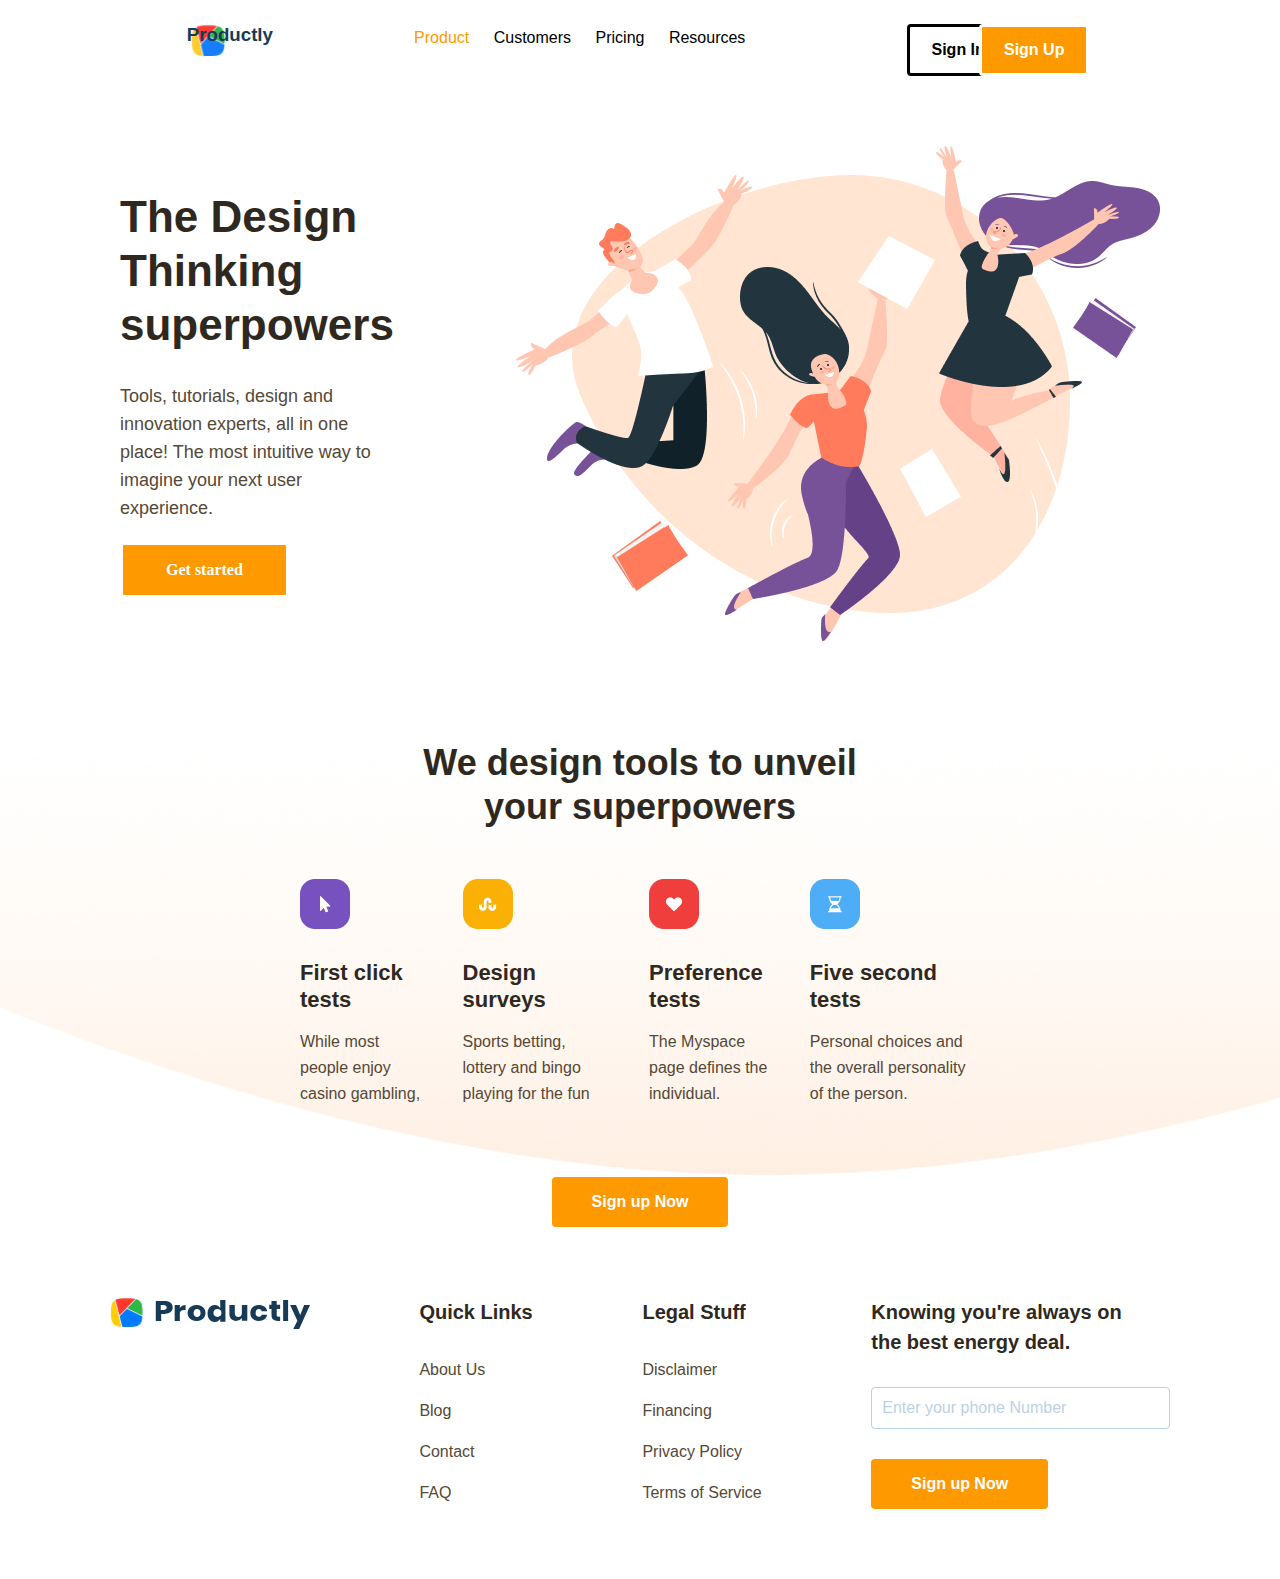
<file: index.html>
<!DOCTYPE html>
<html lang="en">

<head>
    <meta charset="UTF-8">
    <meta http-equiv="X-UA-Compatible" content="IE=edge">
    <meta name="viewport" content="width=device-width, initial-scale=1.0">
    <title>Document</title>
    <link rel="stylesheet" href="./css/styles.css">
</head>

<body>

    <div class="wrapper">
        <header class="header">
            <div class="header__container">
                <img class="header__img" src="./img/Bitmap.png" alt="icon">
                <h3 class="header__title">Productly</h3>
                <ul>
                    <li class="list">Product</li>
                    <li class="list">Customers</li>
                    <li class="list">Pricing</li>
                    <li class="list">Resources</li>
                </ul>
                <button class="header__button1">Sign In</button>
                <button class="header__button2">Sign Up</button>
            </div>
        </header>

        <section class="section1">
            <div class="section1__container">
                <div class="flex__box">
                    <h1 class="section1__title">The Design Thinking <br> superpowers</h1>
                    <p class="section1__text">Tools, tutorials, design and innovation experts, all in one <br> place!
                        The most intuitive way to imagine your next user <br> experience.</p>
                    <button class="section1__button">Get started</button>
                </div>
                <div class="section1__img-box">
                    <img class="section1__img" src="./img/Image.png" alt="People">
                </div>
            </div>
        </section>

        <section class="section2">
            <div class="section2__container">
                <h2 class="section2__title">We design tools to unveil <br> your superpowers</h2>
                <div class="section2__flexbox">
                    <div class="section2__flexbox-card">
                        <img class="card__icon" src="./img/icon.png" alt="icon">
                        <h4 class="card__title">First click tests</h4>
                        <p class="card__text">While most people enjoy casino gambling,</p>
                    </div>
                    <div class="section2__flexbox-card">
                        <img class="card__icon" src="./img/icon (1).png" alt="icon">
                        <h4 class="card__title">Design surveys</h4>
                        <p class="card__text">Sports betting, lottery and bingo playing for the fun</p>
                    </div>
                    <div class="section2__flexbox-card">
                        <img class="card__icon" src="./img/icon (2).png" alt="icon">
                        <h4 class="card__title">Preference tests</h4>
                        <p class="card__text">The Myspace page defines the individual.</p>
                    </div>
                    <div class="section2__flexbox-card">
                        <img class="card__icon" src="./img/icon (3).png" alt="icon">
                        <h4 class="card__title">Five second tests</h4>
                        <p class="card__text">Personal choices and the overall personality of the person.</p>
                    </div>
                </div>
                <button class="section2__button">Sign up Now</button>
            </div>
        </section>

        <footer class="footer">
            <div class="footer__container">
                <div class="footer__flexbox">
                    <div class="footer__flexbox-card">
                        <img class="card__logo" src="./img/Logo.svg" alt="logo">
                    </div>
                    <div class="footer__flexbox-card">
                        <h4 class="footer__card-title">Quick Links</h4>
                        <ul>
                            <li class="footer__list">About Us</li>
                            <li class="footer__list">Blog</li>
                            <li class="footer__list">Contact</li>
                            <li class="footer__list">FAQ</li>
                        </ul>
                    </div>
                    <div class="footer__flexbox-card">
                        <h4 class="footer__card-title">Legal Stuff</h4>
                        <ul>
                            <li class="footer__list">Disclaimer</li>
                            <li class="footer__list">Financing</li>
                            <li class="footer__list">Privacy Policy</li>
                            <li class="footer__list">Terms of Service</li>
                        </ul>
                    </div>
                    <div class="footer__flexbox-card">
                        <h4 class="footer__card-title">Knowing you're always on <br> the best energy deal.</h4>
                        <input class="footer__input" type="number" placeholder="Enter your phone Number">
                        <button class="footer__button">Sign up Now</button>
                    </div>
                </div>
            </div>
        </footer>
    </div>

</body>

</html>
</file>
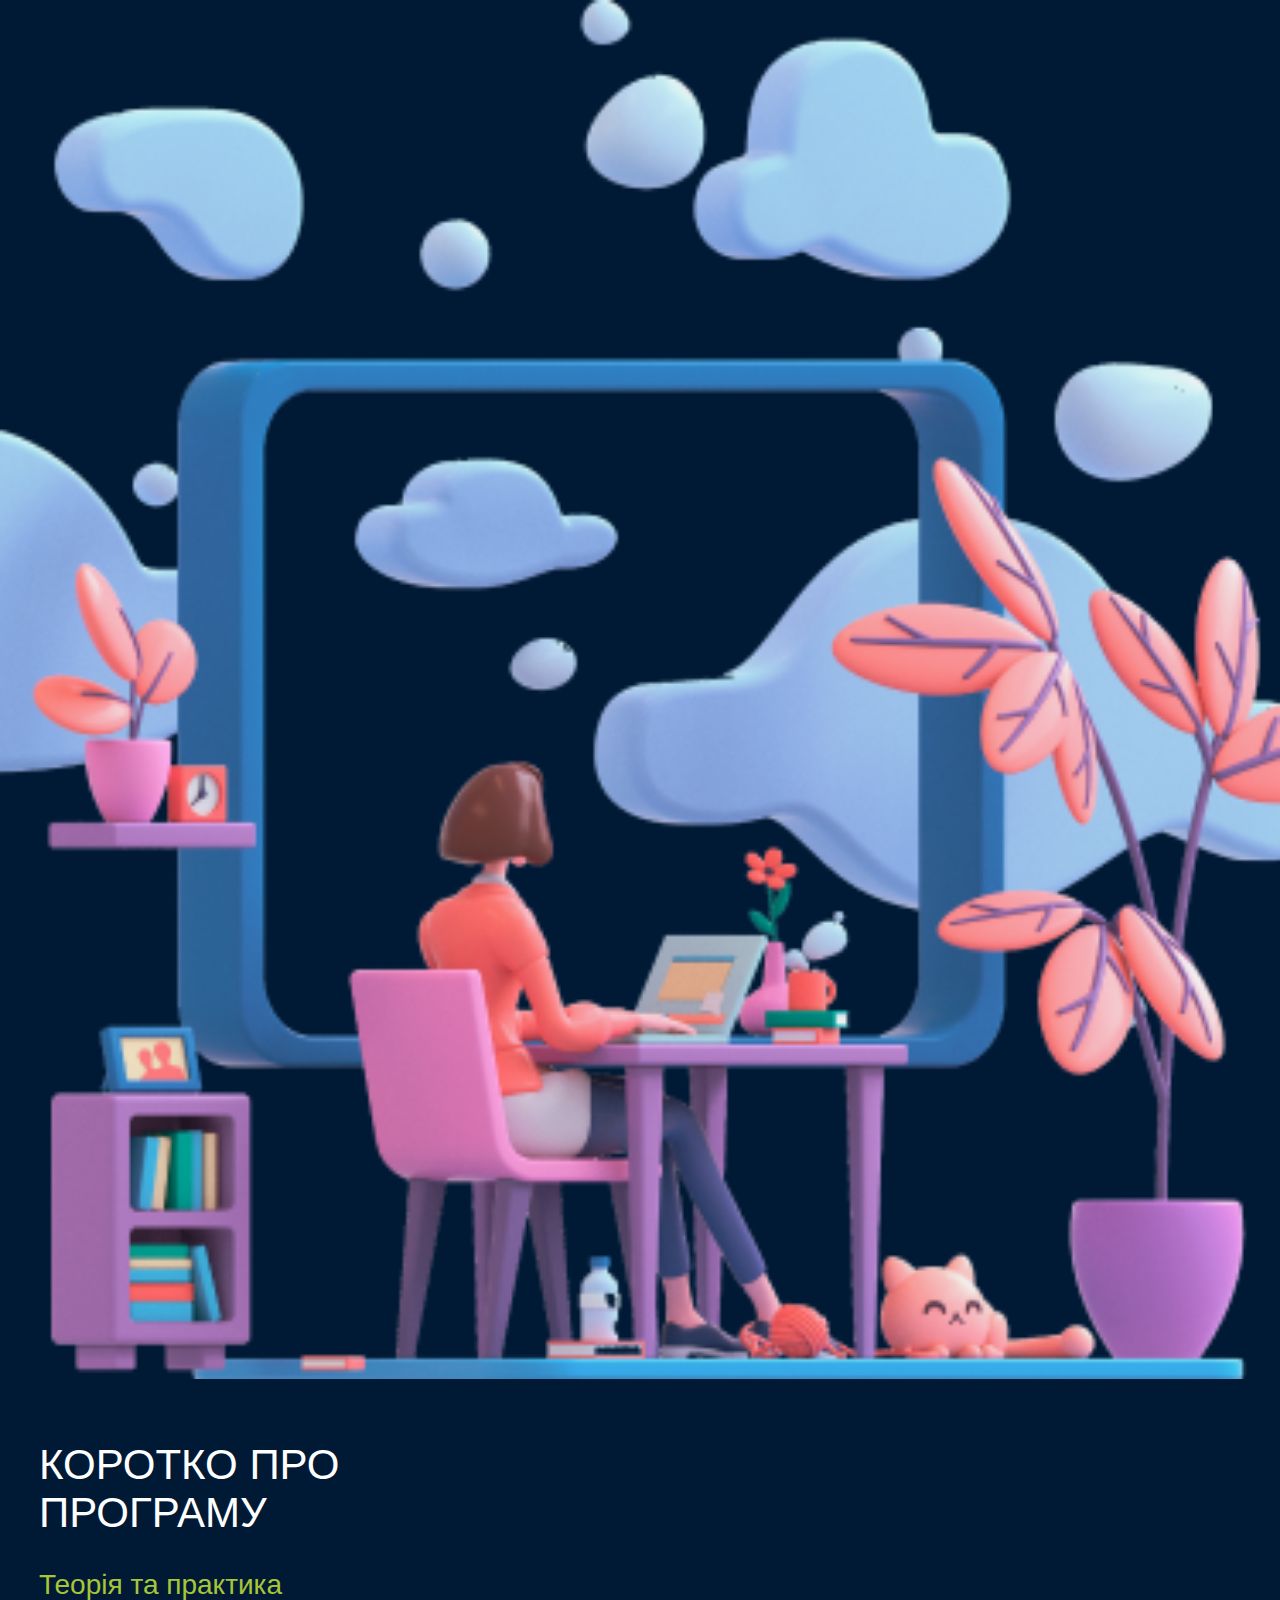
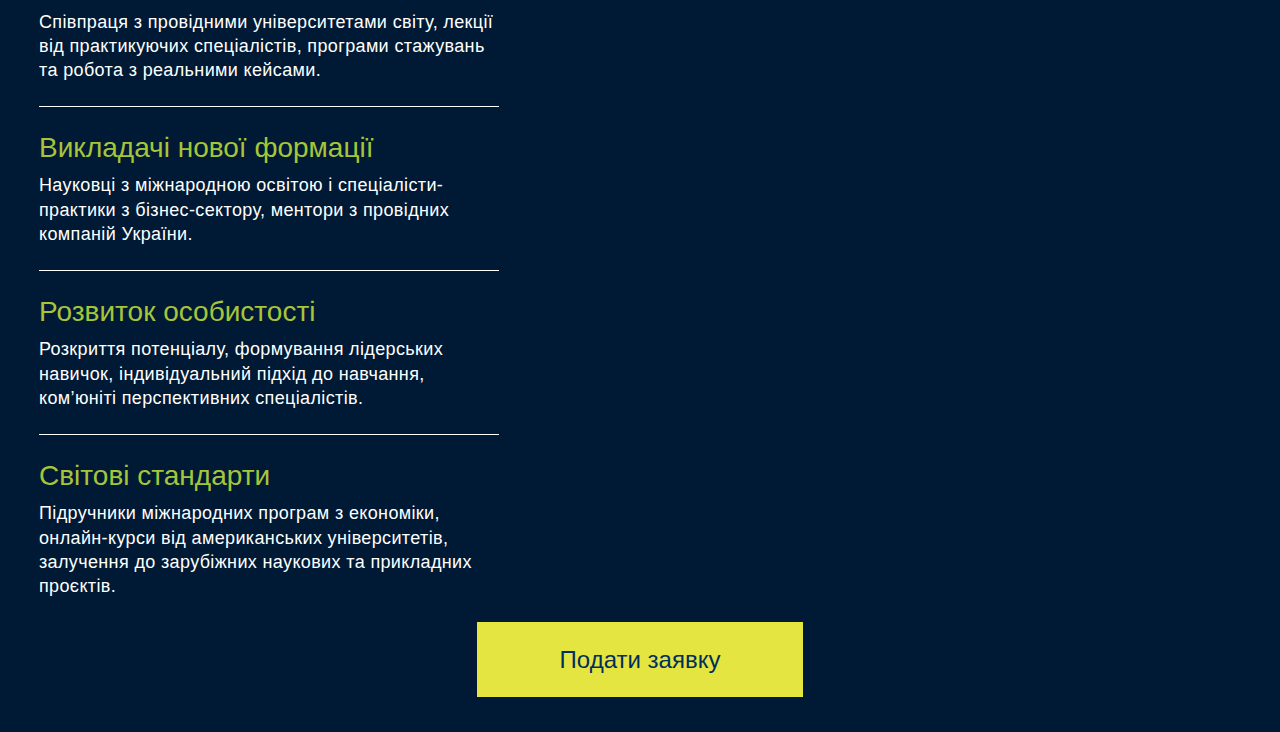
<file: index2.html>
<!DOCTYPE html>
<html lang="en">

<head>
    <meta charset="UTF-8">
    <meta http-equiv="X-UA-Compatible" content="IE=edge">
    <meta name="viewport" content="width=device-width, initial-scale=1.0">
    <title>Document</title>
    <link rel="stylesheet" href="./css/styles2.css">
</head>

<body>

    <div class="wrapper">
        <section class="section2">
            <img src="./img/Layer 0 1.png" alt="computer">
            <div class="container__section2">
                <h2 class="section2__title">Коротко про
                    програму</h2>

                <div class="card__box">
                    <div class="section2__card">
                        <h3 class="section2__card-title">Теорія та практика</h3>
                        <p class="section2__card-text">Співпраця з провідними університетами світу, лекції від
                            практикуючих спеціалістів, програми стажувань та робота з реальними кейсами.</p>
                    </div>
                    <div class="section2__card">
                        <h3 class="section2__card-title">Викладачі нової формації</h3>
                        <p class="section2__card-text">Науковці з міжнародною освітою і спеціалісти-практики з
                            бізнес-сектору, ментори з провідних компаній України.</p>
                    </div>
                    <div class="section2__card">
                        <h3 class="section2__card-title">Розвиток особистості</h3>
                        <p class="section2__card-text">Розкриття потенціалу, формування лідерських навичок,
                            індивідуальний підхід до навчання, ком’юніті перспективних спеціалістів.</p>
                    </div>
                    <div class="section2__card">
                        <h3 class="section2__card-title">Світові стандарти</h3>
                        <p class="section2__card-text">Підручники міжнародних програм з економіки, онлайн-курси від
                            американських університетів, залучення до зарубіжних наукових та прикладних проєктів.</p>
                    </div>
                </div>
            </div>
            <button class="section2__button">Подати заявку</button>
        </section>
    </div>

</body>

</html>
</file>
<file: css/styles.css>
* {
    margin: 0;
    padding: 0;
    box-sizing: border-box;
    list-style-type: none;
}

img {
    width: 100%;
    display: block;
}

button {
    border: none;
    background: transparent;
    display: block;
}

body {
    font-family: 'Montserrat', sans-serif;
    font-style: normal;
}

.header__container {
    margin: 24px 120px;
    display: flex;
    justify-content: space-around;
}

.header__img {
    width: 34px;
    height: 32px;
    color: #173A56;
    display: inline;
}

.header__title {
    display: inline;
    color: #173A56;
    margin-left: -179px;
}

.list {
    font-weight: 400;
    font-size: 16px;
    line-height: 28px;
    display: inline;
    margin-right: 20px;
}

.list:first-child {
    color: #FF9900;
}

.header__button1 {
    border: solid;
    border-radius: 4px;
    padding: 13px 22px;
    background: white;
    font-weight: 600;
    font-size: 16px;
    line-height: 20px;
    color: black;
    margin-right: -172px;
}

.header__button2 {
    border: solid;
    border-radius: 4px;
    padding: 13px 22px;
    background: #FF9900;
    font-weight: 600;
    font-size: 16px;
    line-height: 20px;
    color: #FFFFFF;
}

.section1__container {
    margin: 70px 120px 100px 120px;
    display: flex;
    align-items: center;
}

.section1__img {
    width: auto;
}

.section1__title {
    font-weight: 700;
    font-size: 44px;
    line-height: 54px;
    color: #2F281E;
}

.section1__text {
    font-weight: 400;
    font-size: 18px;
    line-height: 28px;
    color: #544837;
    margin-top: 30px;
    margin-bottom: 20px;
    margin-right: 112px;
}

.section1__button {
    padding: 13px 43px;
    background: #FF9900;
    border-radius: 4px;
    color: #FFFFFF;
    font-family: 'Poppins';
    border: solid;
    font-weight: 700;
    font-size: 16px;
    line-height: 24px;
    text-align: center;

}

.section2__container {
    padding-left: 300px;
    padding-right: 300px;
    background-image: url("../img/bg.png");
    background-repeat: no-repeat;
    background-size: 1600px 435px;
}

.section2__title {
    font-weight: 700;
    font-size: 36px;
    line-height: 44px;
    text-align: center;
    color: #2F281E;
    margin-bottom: 50px;
}

.section2__flexbox {
    display: flex;
    justify-content: space-between;
    gap: 40px;
}

.card__icon {
    width: auto;
}

.card__title {
    font-weight: 600;
    font-size: 22px;
    line-height: 27px;
    color: #2F281E;
    margin-top: 30px;
    margin-bottom: 16px;
}

.card__text {
    font-weight: 500;
    font-size: 16px;
    line-height: 26px;
    color: #544837;
}

.section2__button {
    font-weight: 700;
    font-size: 16px;
    line-height: 24px;
    color: #FFFFFF;
    background: #FF9900;
    border-radius: 4px;
    padding: 13px 40px;
    margin: 70px auto;
}

.footer__container {
    margin-bottom: 70px;
}

.footer__flexbox {
    display: flex;
    justify-content: space-evenly;
}

.card__logo {
    width: auto;
}

.footer__card-title {
    font-weight: 700;
    font-size: 20px;
    line-height: 30px;
    color: #2F281E;
    margin-bottom: 30px;
}

.footer__list {
    font-weight: 500;
    font-size: 16px;
    line-height: 26px;
    color: #544837;
    margin-top: 15px;

}

.footer__input {
    font-size: 16px;
    line-height: 20px;
    border: 1px solid #BCD0E5;
    border-radius: 4px;
    padding: 10px 80px 10px 10px;
}

::placeholder {
    color: #BCD0E5;
}

.footer__button {
    background: #FF9900;
    border-radius: 4px;
    padding: 13px 40px;
    font-weight: 700;
    font-size: 16px;
    line-height: 24px;
    color: #FFFFFF;
    margin-top: 30px;
}
</file>
<file: css/styles2.css>
* {
    padding: 0;
    margin: 0;
    box-sizing: border-box;
}

/* For Iphone 12 Pro!!! */
img {
    width: 100%;
    display: block;
}

button {
    border: none;
    background: transparent;
    display: block;
}

body {
    background: #001A35;
    color: #FFFFFF;
    font-family: 'Arial', sans-serif;
}

.wrapper {
    overflow: hidden;
    padding-bottom: 35px;
}

.container__section2 {
    padding: 0 15px;
    max-width: 490px;
    margin-left: 24px;
    margin-right: 31px;
}

.section2__title {
    font-style: normal;
    font-weight: 400;
    font-size: 42px;
    line-height: 115%;
    text-transform: uppercase;
    margin-top: 62px;
    margin-bottom: 30px;
}

.section2__card-title {
    font-style: normal;
    font-weight: 400;
    font-size: 28px;
    line-height: 34px;
    display: flex;
    align-items: center;
    color: #A7C539;
    margin-top: 24px;
    margin-bottom: 8px;
}

.section2__card-text {
    font-style: normal;
    font-weight: 400;
    font-size: 18px;
    line-height: 135%;
    letter-spacing: 0.02em;
    margin-bottom: 24px;
}

.section2__card {
    border-bottom: 1px solid;

}

.section2__card:last-child {
    border-bottom: none;
}

.section2__button {
    background: #E4E541;
    font-style: normal;
    font-weight: 400;
    font-size: 24px;
    line-height: 29px;
    color: #002E5D;
    padding: 23px 83px;
    margin: 0 auto;
}
</file>
